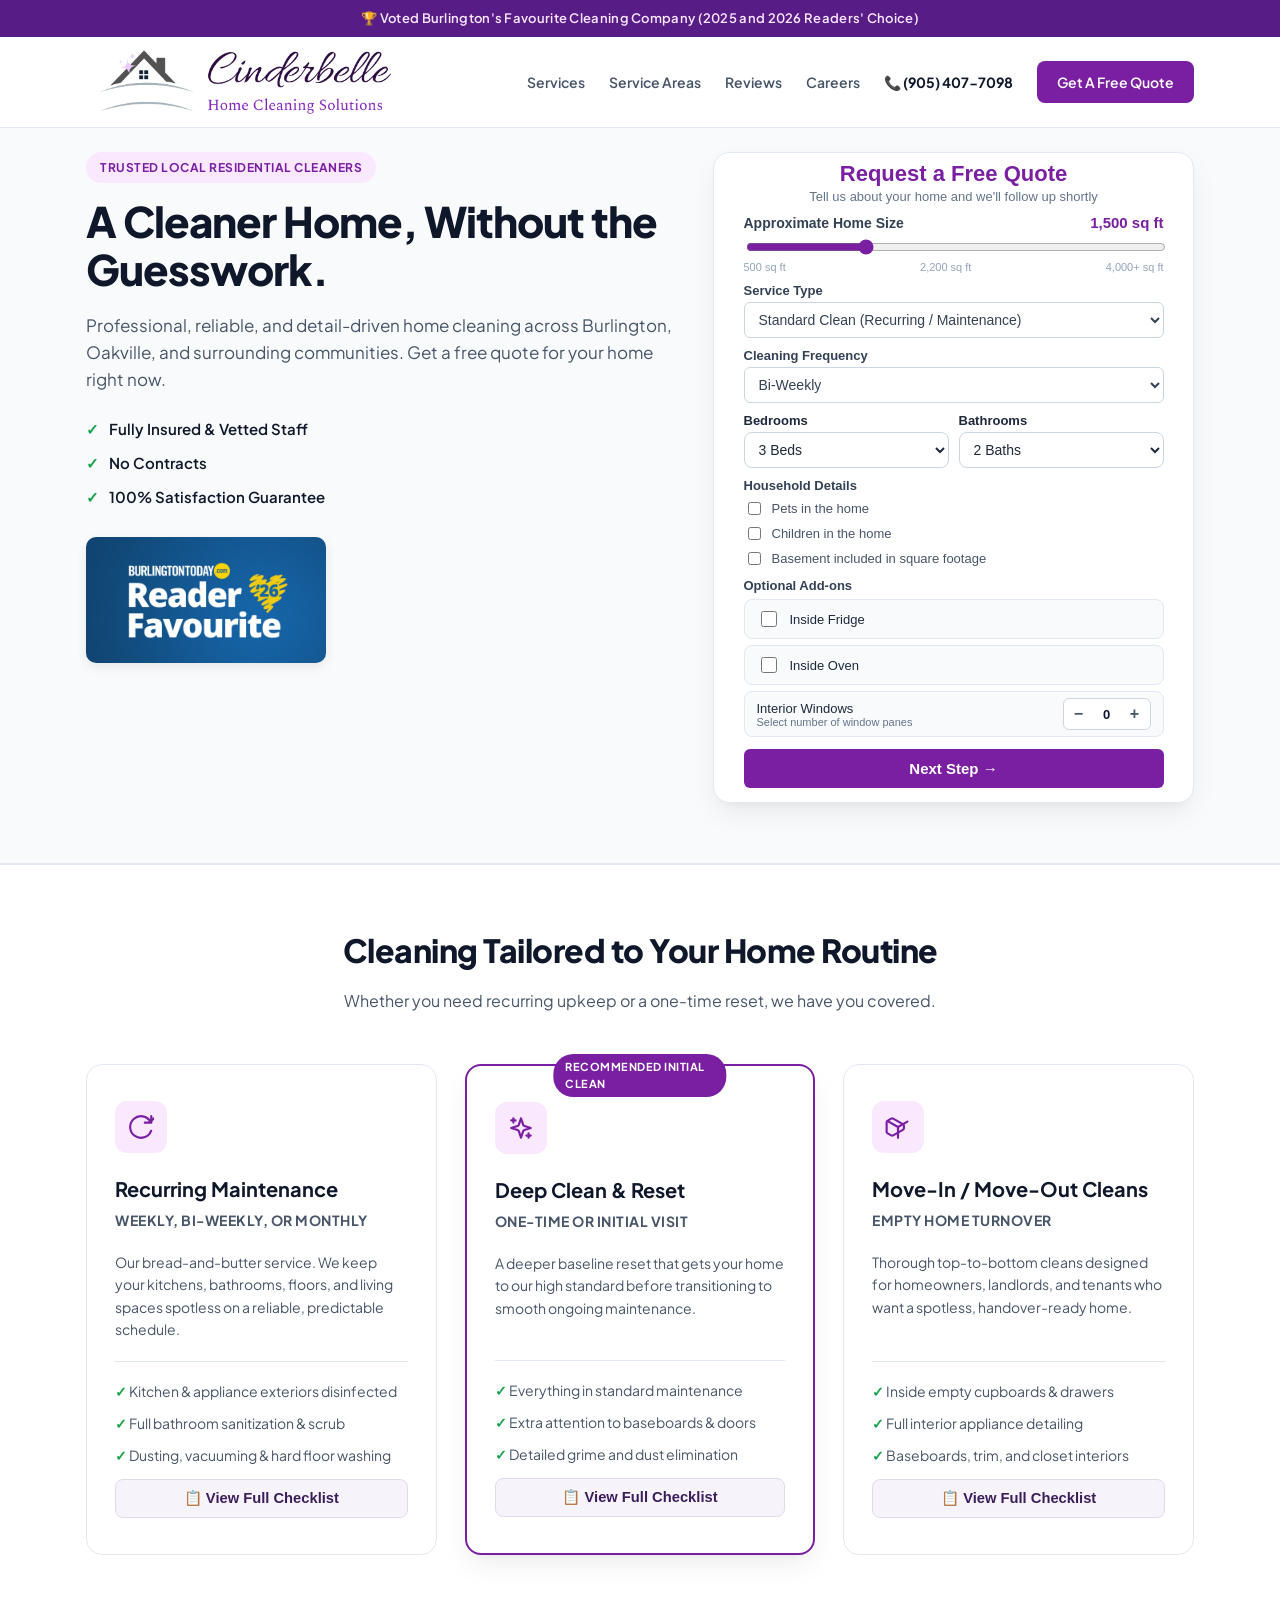
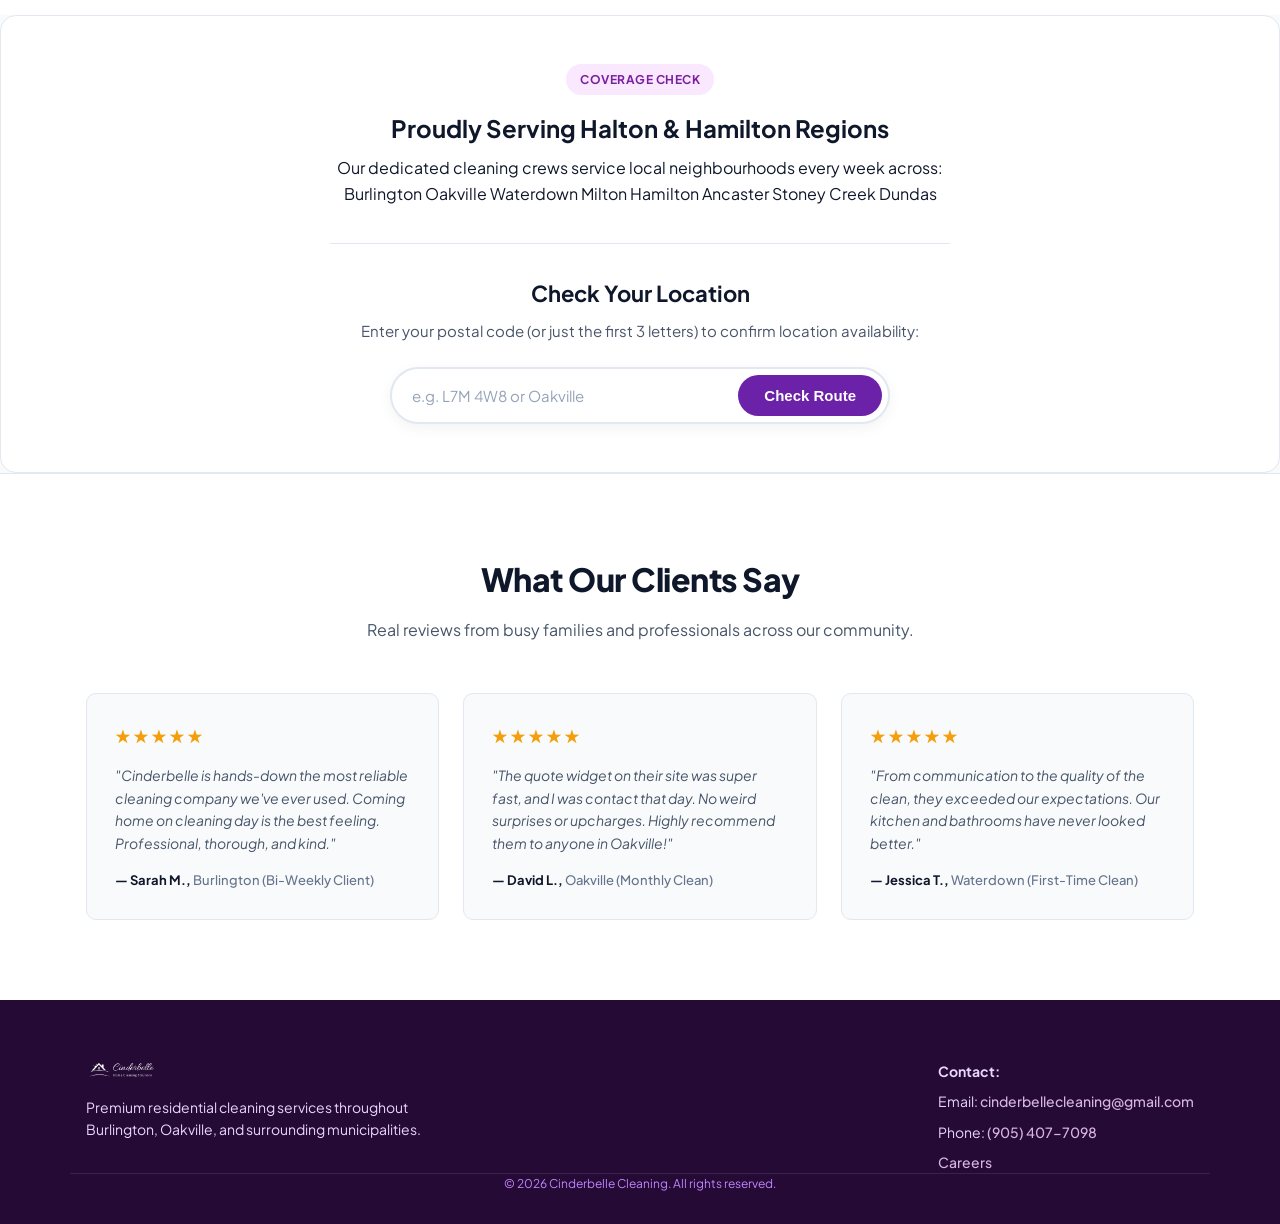
<file: index.html>
<!DOCTYPE html>
<html lang="en">
<head>
  <meta charset="UTF-8" />
  <meta name="viewport" content="width=device-width, initial-scale=1.0" />
  <!-- Favicon -->
<link rel="icon" href="/favicon.ico" sizes="any">
<link rel="icon" type="image/png" href="small logo.png">
  <title>Cinderbelle Cleaning | Award-Winning Home Cleaning in Burlington & Oakville</title>
  <link rel="stylesheet" href="style.css" />
  <link rel="preconnect" href="https://fonts.googleapis.com">
  <link rel="preconnect" href="https://fonts.gstatic.com" crossorigin>
  <link href="https://fonts.googleapis.com/css2?family=Plus+Jakarta+Sans:wght@400;500;600;700;800&display=swap" rel="stylesheet">
</head>
<body>

  <!-- Top Announcement Bar -->
  <div class="top-banner">
    🏆 Voted Burlington's Favourite Cleaning Company (2025 and 2026 Readers' Choice)
  </div>

  <!-- Navbar -->
<!-- Navbar -->
<header class="navbar">
  <div class="container nav-container">
    <a href="#" class="logo">
      <img src="logo-transparent.png" alt="Cinderbelle Cleaning" class="logo-img" />
    </a>

    <nav class="nav-links desktop-nav">
      <a href="#services">Services</a>
      <a href="#areas">Service Areas</a>
      <a href="#reviews">Reviews</a>
      <a href="careers.html">Careers</a>
      <a href="tel:19054077098" class="phone-link">📞 (905) 407-7098</a>
      <a href="#calculator" class="btn btn-primary btn-nav">Get A Free Quote</a>
    </nav>

    <!-- 1. Hamburger button goes right here, inside nav-container -->
    <button class="mobile-menu-toggle" id="mobileMenuToggle" aria-label="Toggle navigation menu" aria-expanded="false">
      <span class="hamburger-bar"></span>
      <span class="hamburger-bar"></span>
      <span class="hamburger-bar"></span>
    </button>
  </div>

  <!-- 2. Mobile drawer sits right here, directly before </header> -->
  <div class="mobile-nav-menu" id="mobileNavMenu">
    <a href="#services" class="mobile-link">Services</a>
    <a href="#areas" class="mobile-link">Service Areas</a>
    <a href="#reviews" class="mobile-link">Reviews</a>
    <a href="careers.html" class="mobile-link highlight-link">Careers</a>
    <a href="tel:19054077098" class="mobile-link phone-link">📞 (905) 407-7098</a>
    <a href="#calculator" class="btn btn-primary btn-nav mobile-cta-btn">Get A Free Quote</a>
  </div>
</header>  <!-- Hero Section with Embedded Calculator -->
  <section class="hero-section">
    <div class="container hero-grid">
      <div class="hero-text">
        <div class="badge">Trusted Local Residential Cleaners</div>
        <h1>A Cleaner Home, Without the Guesswork.</h1>
        <p class="hero-desc">
          Professional, reliable, and detail-driven home cleaning across Burlington, Oakville, and surrounding communities. Get a free quote for your home right now.
        </p>

        <div class="hero-perks">
          <div class="perk-item">
            <span class="perk-check">✓</span> Fully Insured & Vetted Staff
          </div>
          <div class="perk-item">
            <span class="perk-check">✓</span> No Contracts
          </div>
          <div class="perk-item">
            <span class="perk-check">✓</span> 100% Satisfaction Guarantee
          </div>
        </div> <!-- This closes .hero-text (Left Column) -->

<!-- AWARD BADGE (Inside hero-content) -->
<div class="award-proof-wrapper">
    <img 
      src="readersfavaward.jpg" 
      alt="BurlingtonToday.com Reader Favourite 2026" 
      class="award-badge-img"
      style="max-width: 240px; width: 100%; height: auto; border-radius: 10px; display: block; margin-top: 18px;"
    />
  </div>

</div> <!-- This closes .hero-content (Left Column) -->

<!-- Live Interactive Widget Embed (Right Column) -->
<div class="hero-calculator" id="calculator">
  <div class="calc-wrapper">
    <iframe 
      id="quote-widget-iframe"
      src="./widget/index.html?v=3"
      title="Cinderbelle Free Quote Calculator"
      loading="lazy"
      scrolling="no"
      style="width: 100%; border: none; min-height: 615px; display: block;"
    ></iframe>
  </div>
</div>
    </div>
  </section>

  

  <!-- Services Section -->
  <section id="services" class="services-section">
    <div class="container">
      <div class="section-title">
        <h2>Cleaning Tailored to Your Home Routine</h2>
        <p>Whether you need recurring upkeep or a one-time reset, we have you covered.</p>
      </div>

      <div class="services-grid">
        <!-- Card 1: Standard Maintenance -->
        <div class="service-card">
          <div class="service-icon">
            <svg xmlns="http://www.w3.org/2000/svg" viewBox="0 0 24 24" fill="none" stroke-width="2" stroke-linecap="round" stroke-linejoin="round">
              <path d="M21.5 2v6h-6M21.34 15.57a10 10 0 1 1-.57-8.38l5.67-5.67"/>
            </svg>
          </div>
          <h3>Recurring Maintenance</h3>
          <p class="service-cadence">Weekly, Bi-Weekly, or Monthly</p>
          <p>Our bread-and-butter service. We keep your kitchens, bathrooms, floors, and living spaces spotless on a reliable, predictable schedule.</p>
          <ul class="service-features">
            <li>Kitchen & appliance exteriors disinfected</li>
            <li>Full bathroom sanitization & scrub</li>
            <li>Dusting, vacuuming & hard floor washing</li>
          </ul>
          <button type="button" class="btn-checklist-trigger" data-service="standard">
            📋 View Full Checklist
          </button>
        </div>

        <!-- Card 2: Deep Clean -->
        <div class="service-card featured">
          <div class="popular-pill">Recommended Initial Clean</div>
          <div class="service-icon">
            <svg xmlns="http://www.w3.org/2000/svg" viewBox="0 0 24 24" fill="none" stroke-width="2" stroke-linecap="round" stroke-linejoin="round">
              <path d="m12 3-1.912 5.813a2 2 0 0 1-1.275 1.275L3 12l5.813 1.912a2 2 0 0 1 1.275 1.275L12 21l1.912-5.813a2 2 0 0 1 1.275-1.275L21 12l-5.813-1.912a2 2 0 0 1-1.275-1.275L12 3Z"/>
              <path d="M5 3v4"/>
              <path d="M19 17v4"/>
              <path d="M3 5h4"/>
              <path d="M17 19h4"/>
            </svg>
          </div>
          <h3>Deep Clean & Reset</h3>
          <p class="service-cadence">One-Time or Initial Visit</p>
          <p>A deeper baseline reset that gets your home to our high standard before transitioning to smooth ongoing maintenance.</p>
          <ul class="service-features">
            <li>Everything in standard maintenance</li>
            <li>Extra attention to baseboards & doors</li>
            <li>Detailed grime and dust elimination</li>
          </ul>
          <button type="button" class="btn-checklist-trigger" data-service="deep">
            📋 View Full Checklist
          </button>
        </div>

        <!-- Card 3: Move-In / Move-Out -->
        <div class="service-card">
          <div class="service-icon">
            <svg xmlns="http://www.w3.org/2000/svg" viewBox="0 0 24 24" fill="none" stroke-width="2" stroke-linecap="round" stroke-linejoin="round">
              <path d="M16.5 9.4 7.55 4.24a1.78 1.78 0 0 0-1.8 0l-3.3 1.9A1.8 1.8 0 0 0 1.5 7.7v8.6a1.8 1.8 0 0 0 .95 1.56l3.3 1.9a1.78 1.78 0 0 0 1.8 0l8.95-5.16a1.8 1.8 0 0 0 .95-1.56V11a1.8 1.8 0 0 0-.95-1.6Z"/>
              <polyline points="3.29 7 12 12 20.71 7"/>
              <line x1="12" y1="22" x2="12" y2="12"/>
            </svg>
          </div>
          <h3>Move-In / Move-Out Cleans</h3>
          <p class="service-cadence">Empty Home Turnover</p>
          <p>Thorough top-to-bottom cleans designed for homeowners, landlords, and tenants who want a spotless, handover-ready home.</p>
          <ul class="service-features">
            <li>Inside empty cupboards & drawers</li>
            <li>Full interior appliance detailing</li>
            <li>Baseboards, trim, and closet interiors</li>
          </ul>
          <button type="button" class="btn-checklist-trigger" data-service="move">
            📋 View Full Checklist
          </button>
        </div>
      </div>
    </div>
  </section>
  <!-- Service Areas Section -->
  <div id="areas" class="areas-card">
    <span class="badge">Coverage Check</span>
    <h2 style="margin-bottom: 8px !important;">Proudly Serving Halton & Hamilton Regions</h2>    
    <p style="margin-top: 0 !important; margin-bottom: 0px;">
        Our dedicated cleaning crews service local neighbourhoods every week across:
      </p>    
    <!-- Town Badges -->
    <div class="areas-grid">
      <span class="area-badge">Burlington</span>
      <span class="area-badge">Oakville</span>
      <span class="area-badge">Waterdown</span>
      <span class="area-badge">Milton</span>
      <span class="area-badge">Hamilton</span>
      <span class="area-badge">Ancaster</span>
      <span class="area-badge">Stoney Creek</span>
      <span class="area-badge">Dundas</span>
    </div>

    <!-- Instant Postal Code & Address Checker -->
    <div class="area-checker-box">
      <h3>Check Your Location</h3>
      <p>Enter your postal code (or just the first 3 letters) to confirm location availability:</p>
      
      <form id="areaCheckerForm" class="checker-input-group" onsubmit="event.preventDefault(); checkServiceArea();">
        <input 
          type="text" 
          id="postalInput" 
          placeholder="e.g. L7M 4W8 or Oakville" 
          autocomplete="postal-code"
          required
        />
        <button type="submit" class="btn btn-primary">Check Route</button>
      </form>

      <!-- Dynamic Results Container -->
      <div id="checkerResult" class="checker-result" style="display: none;"></div>
    </div>

  </div>
  </section>

  <!-- Testimonials Section -->
  <section id="reviews" class="reviews-section">
    <div class="container">
      <div class="section-title">
        <h2>What Our Clients Say</h2>
        <p>Real reviews from busy families and professionals across our community.</p>
      </div>

      <div class="reviews-grid">
        <div class="review-card">
          <div class="stars">★★★★★</div>
          <p class="review-body">"Cinderbelle is hands-down the most reliable cleaning company we've ever used. Coming home on cleaning day is the best feeling. Professional, thorough, and kind."</p>
          <div class="review-author">— Sarah M., <span>Burlington (Bi-Weekly Client)</span></div>
        </div>

        <div class="review-card">
          <div class="stars">★★★★★</div>
          <p class="review-body">"The quote widget on their site was super fast, and I was contact that day. No weird surprises or upcharges. Highly recommend them to anyone in Oakville!"</p>
          <div class="review-author">— David L., <span>Oakville (Monthly Clean)</span></div>
        </div>

        <div class="review-card">
          <div class="stars">★★★★★</div>
          <p class="review-body">"From communication to the quality of the clean, they exceeded our expectations. Our kitchen and bathrooms have never looked better."</p>
          <div class="review-author">— Jessica T., <span>Waterdown (First-Time Clean)</span></div>
        </div>
      </div>
    </div>
  </section>

  <!-- Simple Footer -->
  <footer class="footer">
    <div class="container footer-content">
        <div class="footer-left">
            <!-- Logo image replaces the plain text header -->
            <a href="#" class="footer-logo-link">
              <img src="logo-transparent.png" alt="Cinderbelle Cleaning" class="footer-logo-img">
            </a>
            <p>Premium residential cleaning services throughout Burlington, Oakville, and surrounding municipalities.</p>
          </div>
      <div class="footer-right">
        
        <p><strong>Contact:</strong></p>
        <p>Email: <a href="mailto:cinderbellecleaning@gmail.com">cinderbellecleaning@gmail.com</a></p>
        <p>Phone: <a href="tel:19054077098">(905) 407-7098</a></p>
        <a href="careers.html">Careers</a>
      </div>
    </div>
    <div class="container footer-bottom">
      <p>&copy; 2026 Cinderbelle Cleaning. All rights reserved.</p>
    </div>
  </footer>

  <script src="script.js"></script>
  <!-- Service Area Checker Logic -->
  <script>
    function checkServiceArea() {
      const inputEl = document.getElementById('postalInput');
      const resultBox = document.getElementById('checkerResult');
      if (!inputEl || !resultBox) return;
  
      const rawInput = inputEl.value.trim().toUpperCase();
      if (!rawInput) return;
  
      // Normalize input (strip spaces)
      const cleaned = rawInput.replace(/\s+/g, '');
      const prefix = cleaned.substring(0, 3);
  
      // Postal code FSA prefixes covering Halton & Hamilton:
      const supportedPrefixes = [
        'L7L', 'L7M', 'L7N', 'L7P', 'L7R', 'L7S', 'L7T', // Burlington
        'L6H', 'L6J', 'L6K', 'L6L', 'L6M',               // Oakville
        'L9E', 'L9T',                                     // Milton
        'L8B', 'L0R',                                     // Waterdown / Flamborough
        'L8E', 'L8G', 'L8H', 'L8J', 'L8K', 'L8L', 'L8M', // Hamilton & Stoney Creek
        'L8N', 'L8P', 'L8R', 'L8S', 'L8T', 'L8V', 'L8W', 
        'L9G', 'L9H'                                     // Ancaster & Dundas
      ];
  
      // Common town names
      const supportedTowns = [
        'BURLINGTON', 'OAKVILLE', 'WATERDOWN', 'MILTON', 
        'HAMILTON', 'ANCASTER', 'STONEY CREEK', 'DUNDAS', 'FLAMBOROUGH'
      ];
  
      const isPostalMatch = supportedPrefixes.includes(prefix);
      const isTownMatch = supportedTowns.some(town => rawInput.includes(town));
  
      resultBox.style.display = 'block';
  
      if (isPostalMatch || isTownMatch) {
        resultBox.className = 'checker-result success';
        resultBox.innerHTML = `
          <strong>✓ You're in our service area!</strong>
          Our teams operate weekly throughout your neighbourhood. 
          <div style="margin-top: 10px;">
            <a href="#quote" style="display: inline-block; background: #166534; color: #ffffff; padding: 8px 16px; border-radius: 6px; text-decoration: none; font-weight: 700; font-size: 13px;" onclick="document.querySelector('#quote, .calc-wrapper').scrollIntoView({behavior: 'smooth'})">
              Calculate Your Price Above ↑
            </a>
          </div>
        `;
      } else {
        resultBox.className = 'checker-result warning';
        resultBox.innerHTML = `
          <strong>Outside Our Service Area</strong>
          We currently only operate within Halton & Hamilton (Burlington, Oakville, Milton, Waterdown, Hamilton, Ancaster, Dundas, and Stoney Creek).
          <p style="margin: 6px 0 0; font-size: 13px; color: #78350f;">
            We do not currently offer cleaning routes in "<em>${rawInput}</em>".
          </p>
        `;
      }
    }
  </script>
  <!-- Service Checklist Modal -->
<div class="checklist-modal-overlay" id="checklistModal" aria-hidden="true">
  <div class="checklist-modal-dialog" role="dialog" aria-modal="true" aria-labelledby="modalTitle">
    <div class="checklist-modal-header">
      <div>
        <span class="checklist-modal-badge" id="modalBadge">Detailed Checklist</span>
        <h3 id="modalTitle">Service Checklist</h3>
      </div>
      <button type="button" class="checklist-modal-close" id="closeChecklistModal" aria-label="Close modal">&times;</button>
    </div>
    
    <div class="checklist-modal-body" id="modalBody">
      <!-- Dynamic Room Checklists will inject here -->
    </div>

    <div class="checklist-modal-footer">
      <a href="#calculator" class="btn btn-primary modal-cta-btn" id="modalCtaBtn">Get Your Free Quote</a>
    </div>
  </div>
</div>
<script>
  window.addEventListener("message", function (event) {
    if (event.data && event.data.type === "RESIZE_CALCULATOR_IFRAME" && event.data.height) {
      const iframe = document.getElementById("quote-widget-iframe");
      if (iframe && event.data.height < 1200) {
        iframe.style.height = event.data.height + "px";
      }
    }
  });
</script>
  </body>
</html>
</file>
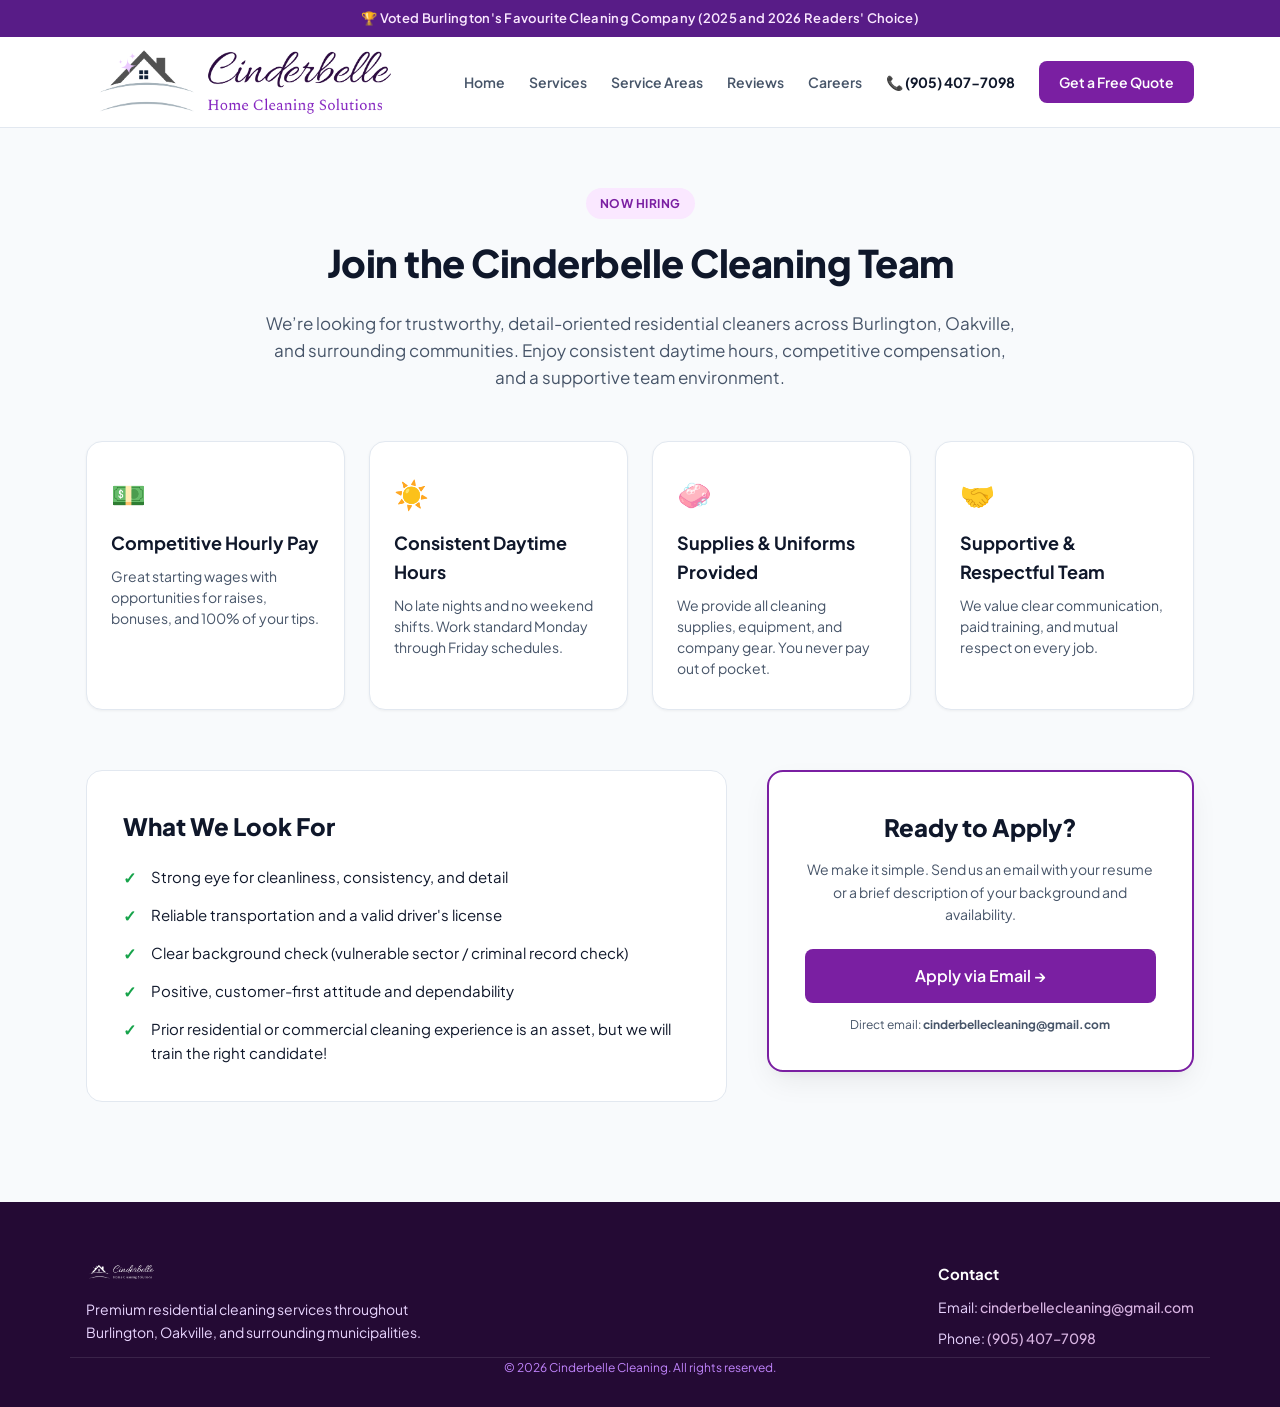
<file: careers.html>
<!DOCTYPE html>
<html lang="en">
<head>
  <meta charset="UTF-8">
  <meta name="viewport" content="width=device-width, initial-scale=1.0">
  <title>Careers | Join the Cinderbelle Cleaning Team</title>
  <link rel="stylesheet" href="style.css">
  <link rel="preconnect" href="https://fonts.googleapis.com">
  <link rel="preconnect" href="https://fonts.gstatic.com" crossorigin>
  <link href="https://fonts.googleapis.com/css2?family=Plus+Jakarta+Sans:wght@400;500;600;700;800&display=swap" rel="stylesheet">
</head>
<body>

  <!-- Top Announcement Banner -->
  <div class="top-banner">
    🏆 Voted Burlington's Favourite Cleaning Company (2025 and 2026 Readers' Choice)
  </div>

  <header class="navbar">
    <div class="container nav-container">
      <!-- Brand Logo -->
      <a href="/" class="logo">
        <img src="logo-transparent.png" alt="Cinderbelle Cleaning" class="logo-img">
      </a>
  
      <!-- Desktop Navigation Links -->
      <nav class="nav-links desktop-nav">
        <a href="/">Home</a>
        <a href="/#services">Services</a>
        <a href="/#areas">Service Areas</a>
        <a href="/#reviews">Reviews</a>
        <a href="careers.html" class="active">Careers</a>
        <a href="tel:19054077098" class="phone-link">📞 (905) 407-7098</a>
        <a href="/#calculator" class="btn btn-primary btn-nav">Get a Free Quote</a>
      </nav>
  
      <!-- Mobile Hamburger Toggle Button -->
      <button class="mobile-menu-toggle" id="mobileMenuToggle" aria-label="Toggle navigation menu" aria-expanded="false">
        <span class="hamburger-bar"></span>
        <span class="hamburger-bar"></span>
        <span class="hamburger-bar"></span>
      </button>
    </div>
  
    <!-- Mobile Dropdown Menu -->
    <div class="mobile-nav-menu" id="mobileNavMenu">
      <a href="/" class="mobile-link">Home</a>
      <a href="/#services" class="mobile-link">Services</a>
      <a href="/#areas" class="mobile-link">Service Areas</a>
      <a href="/#reviews" class="mobile-link">Reviews</a>
      <a href="careers.html" class="mobile-link highlight-link">Careers</a>
      <a href="tel:19054077098" class="mobile-link phone-link">📞 (905) 407-7098</a>
      <a href="/#calculator" class="btn btn-primary btn-nav mobile-cta-btn">Get a Free Quote</a>
    </div>
  </header>
  
  <!-- Careers Content Page -->
  <main class="careers-page">
    <div class="container">
      
      <!-- Hero / Header -->
      <div class="careers-header">
        <span class="badge">Now Hiring</span>
        <h1>Join the Cinderbelle Cleaning Team</h1>
        <p class="careers-subtitle">
          We’re looking for trustworthy, detail-oriented residential cleaners across Burlington, Oakville, and surrounding communities. Enjoy consistent daytime hours, competitive compensation, and a supportive team environment.
        </p>
      </div>

      <!-- Perks Grid -->
      <div class="careers-benefits-grid">
        <div class="benefit-card">
          <div class="benefit-icon">💵</div>
          <h3>Competitive Hourly Pay</h3>
          <p>Great starting wages with opportunities for raises, bonuses, and 100% of your tips.</p>
        </div>
        <div class="benefit-card">
          <div class="benefit-icon">☀️</div>
          <h3>Consistent Daytime Hours</h3>
          <p>No late nights and no weekend shifts. Work standard Monday through Friday schedules.</p>
        </div>
        <div class="benefit-card">
          <div class="benefit-icon">🧼</div>
          <h3>Supplies & Uniforms Provided</h3>
          <p>We provide all cleaning supplies, equipment, and company gear. You never pay out of pocket.</p>
        </div>
        <div class="benefit-card">
          <div class="benefit-icon">🤝</div>
          <h3>Supportive & Respectful Team</h3>
          <p>We value clear communication, paid training, and mutual respect on every job.</p>
        </div>
      </div>

      <!-- Job Requirements & Apply Section -->
      <div class="careers-details-grid">
        <div class="job-requirements">
          <h2>What We Look For</h2>
          <ul class="job-req-list">
            <li>Strong eye for cleanliness, consistency, and detail</li>
            <li>Reliable transportation and a valid driver's license</li>
            <li>Clear background check (vulnerable sector / criminal record check)</li>
            <li>Positive, customer-first attitude and dependability</li>
            <li>Prior residential or commercial cleaning experience is an asset, but we will train the right candidate!</li>
          </ul>
        </div>

        <div class="job-apply-box">
          <h2>Ready to Apply?</h2>
          <p>We make it simple. Send us an email with your resume or a brief description of your background and availability.</p>
          <a href="mailto:cinderbellecleaning@gmail.com?subject=Job%20Application%20-%20Residential%20Cleaner" class="btn btn-primary btn-apply">
            Apply via Email →
          </a>
          <p class="apply-subtext">Direct email: <strong>cinderbellecleaning@gmail.com</strong></p>
        </div>
      </div>

    </div>
  </main>

  <!-- Footer -->
  <footer class="footer">
    <div class="container footer-content">
      <div class="footer-left">
        <a href="index.html" class="footer-logo-link">
          <img src="logo-transparent.png" alt="Cinderbelle Cleaning" class="footer-logo-img">
        </a>
        <p>Premium residential cleaning services throughout Burlington, Oakville, and surrounding municipalities.</p>
      </div>
      <div class="footer-right">
        <h4>Contact</h4>
        <p>Email: <a href="mailto:cinderbellecleaning@gmail.com">cinderbellecleaning@gmail.com</a></p>
        <p>Phone: <a href="tel:9054077098">(905) 407–7098</a></p>
      </div>
    </div>
    <div class="container footer-bottom">
      <p>© 2026 Cinderbelle Cleaning. All rights reserved.</p>
    </div>
  </footer>
  <script src="script.js"></script>
</body>
</html>
</file>
<file: style.css>
:root {
    --primary: #7a1fa2;
    --primary-hover: #6a1b9a;
    --primary-light: #fae8ff;
    --text-main: #0f172a;
    --text-muted: #475569;
    --bg-page: #f8fafc;
    --bg-white: #ffffff;
    --border-color: #e2e8f0;
    --gold: #f59e0b;
    --radius-md: 10px;
    --radius-lg: 16px;
    --shadow-sm: 0 1px 3px rgba(0, 0, 0, 0.05);
    --shadow-lg: 0 12px 30px -5px rgba(0, 0, 0, 0.08), 0 8px 10px -6px rgba(0, 0, 0, 0.04);
  }
  
  * {
    box-sizing: border-box;
    margin: 0;
    padding: 0;
  }
  
  body {
    font-family: 'Plus Jakarta Sans', -apple-system, BlinkMacSystemFont, 'Segoe UI', Roboto, sans-serif;
    color: var(--text-main);
    background-color: var(--bg-page);
    line-height: 1.6;
  }
  .logo {
    display: flex;
    align-items: center;
    text-decoration: none;
  }
  
  .logo-img {
    height: 90px; /* Adjust height between 35px - 48px to fit your bar */
    width: auto;
    display: block;
    object-fit: contain;
  }
  .container {
    max-width: 1140px;
    margin: 0 auto;
    padding: 0 24px;
  }
  
  /* Announcement Banner */
  .top-banner {
    background: #581c87;
    color: #fae8ff;
    font-size: 13px;
    font-weight: 600;
    text-align: center;
    padding: 8px 16px;
    letter-spacing: 0.3px;
  }
  
  /* Navbar */
  .navbar {
    background: rgba(255, 255, 255, 0.95);
    backdrop-filter: blur(10px);
    position: sticky;
    top: 0;
    z-index: 50;
    border-bottom: 1px solid var(--border-color);
    padding: 0px 0;
  }
  
  .nav-container {
    display: flex;
    justify-content: space-between;
    align-items: center;
  }
  
  .logo {
    font-size: 22px;
    font-weight: 800;
    text-decoration: none;
    color: var(--text-main);
    letter-spacing: -0.5px;
  }
  
  .text-purple {
    color: var(--primary);
  }
  
  .nav-links {
    display: flex;
    align-items: center;
    gap: 24px;
  }
  
  .nav-links a {
    text-decoration: none;
    color: var(--text-muted);
    font-size: 14px;
    font-weight: 600;
    transition: color 0.15s ease;
  }
  
  .nav-links a:hover {
    color: var(--primary);
  }
  
  .phone-link {
    color: var(--text-main) !important;
    font-weight: 700 !important;
  }
  
  /* Buttons */
  .btn {
    display: inline-flex;
    align-items: center;
    justify-content: center;
    padding: 10px 20px;
    font-weight: 600;
    font-size: 14px;
    border-radius: 8px;
    text-decoration: none;
    cursor: pointer;
    transition: all 0.2s ease;
  }
  
  .btn-primary {
    background-color: var(--primary);
    color: #fff !important;
  }
  
  .btn-primary:hover {
    background-color: var(--primary-hover);
  }
  .award-badge-img {
    width: 100%;
    max-width: 240px; /* Adjust this value down to 200px or 220px if you want it even more compact */
    height: auto;
    border-radius: 10px;
    box-shadow: 0 4px 12px rgba(0, 0, 0, 0.08);
    display: block;
  }
  /* Hero Section */
  .hero-section {
    padding: 24px 0 60px;
  }
  
  .hero-grid {
    display: grid;
    grid-template-columns: 1.1fr 0.9fr;
    gap: 40px;
    align-items: flex-start;
    min-height: auto;
    padding-top: 20px;
  }
  
  .badge {
    display: inline-block;
    background-color: var(--primary-light);
    color: var(--primary);
    font-size: 12px;
    font-weight: 700;
    padding: 6px 14px;
    border-radius: 20px;
    margin-bottom: 14px;
    text-transform: uppercase;
    letter-spacing: 0.5px;
  }
  
  .hero-text h1 {
    font-size: 42px;
    line-height: 1.15;
    font-weight: 800;
    letter-spacing: -1px;
    margin-bottom: 18px;
  }
  
  .hero-desc {
    font-size: 17px;
    color: var(--text-muted);
    margin-bottom: 24px;
    line-height: 1.6;
  }
  
  .hero-perks {
    display: flex;
    flex-direction: column;
    gap: 10px;
    margin-bottom: 28px;
  }
  
  .perk-item {
    font-size: 15px;
    font-weight: 600;
    color: var(--text-main);
    display: flex;
    align-items: center;
    gap: 10px;
  }
  
  .perk-check {
    color: #16a34a;
    font-weight: 800;
  }
  
  .review-proof {
    padding: 14px 18px;
    background: #ffffff;
    border: 1px solid var(--border-color);
    border-radius: var(--radius-md);
    display: inline-flex;
    align-items: center;
    gap: 12px;
  }
  
  .stars {
    color: var(--gold);
    font-size: 18px;
    letter-spacing: 2px;
  }
  
  .review-proof p {
    font-size: 13px;
    color: var(--text-muted);
  }
  
  /* Calculator Wrapper */
  .calc-wrapper {
    background: #ffffff;
    border-radius: var(--radius-lg);
    box-shadow: var(--shadow-lg);
    border: 1px solid var(--border-color);
    overflow: hidden;
    position: relative;
  }
  
  .calc-header-badge {
    background: #faf5ff;
    color: var(--primary);
    font-size: 12px;
    font-weight: 700;
    text-align: center;
    padding: 8px;
    border-bottom: 1px solid #f3e8ff;
    letter-spacing: 0.5px;
    text-transform: uppercase;
  }
  
  .calc-wrapper iframe {
    width: 100%;
    height: 735px;
    border: none;
    display: block;
  }
  
  /* Trust Banner */
  .trust-banner {
    background: #ffffff;
    border-top: 1px solid var(--border-color);
    border-bottom: 1px solid var(--border-color);
    padding: 30px 0;
  }
  
  .trust-grid {
    display: grid;
    grid-template-columns: repeat(4, 1fr);
    gap: 20px;
    text-align: center;
  }
  
  .stat-number {
    font-size: 28px;
    font-weight: 800;
    color: var(--primary);
    margin-bottom: 4px;
  }
  
  .stat-label {
    font-size: 13px;
    color: var(--text-muted);
    font-weight: 600;
  }
  
  /* Services */

  .services-section {
    background-color: #ffffff; /* Crisp white so it visibly separates from the page */
    padding: 60px 0;
    border-top: 2px solid #e2e8f0; /* Crisp, visible divider line */
  }
  
  .section-title {
    text-align: center;
    max-width: 620px;
    margin: 0 auto 50px;
  }
  
  .section-title h2 {
    font-size: 32px;
    font-weight: 800;
    letter-spacing: -0.5px;
    margin-bottom: 12px;
  }
  
  .section-title p {
    font-size: 16px;
    color: var(--text-muted);
  }
  
  .services-grid {
    display: grid;
    grid-template-columns: repeat(auto-fit, minmax(300px, 1fr));
    gap: 28px;
  }
  
  .service-card {
    background: #ffffff;
    border: 1px solid var(--border-color);
    border-radius: var(--radius-lg);
    padding: 36px 28px;
    display: flex;
    flex-direction: column;
    position: relative;
  }
  
  .service-card.featured {
    border: 2px solid var(--primary);
    box-shadow: var(--shadow-lg);
  }
  
  .popular-pill {
    position: absolute;
    top: -12px;
    left: 50%;
    transform: translateX(-50%);
    background: var(--primary);
    color: #fff;
    font-size: 11px;
    font-weight: 700;
    padding: 4px 12px;
    border-radius: 20px;
    text-transform: uppercase;
    letter-spacing: 0.5px;
  }
  
  .service-icon {
    width: 52px;
    height: 52px;
    border-radius: 12px;
    background-color: var(--primary-light);
    color: var(--primary);
    display: inline-flex;
    align-items: center;
    justify-content: center;
    margin-bottom: 20px;
  }
  
  .service-icon svg {
    width: 26px;
    height: 26px;
    stroke: currentColor;
  }
  
  .service-card h3 {
    font-size: 20px;
    font-weight: 700;
    margin-bottom: 4px;
  }
  
  .service-cadence {
    font-size: 12px;
    font-weight: 700;
    color: var(--primary);
    text-transform: uppercase;
    letter-spacing: 0.5px;
    margin-bottom: 16px;
  }
  
  .service-card p {
    font-size: 14px;
    color: var(--text-muted);
    margin-bottom: 20px;
  }
  
  .service-features {
    list-style: none;
    font-size: 14px;
    color: var(--text-muted);
    display: flex;
    flex-direction: column;
    gap: 10px;
    border-top: 1px solid var(--border-color);
    padding-top: 18px;
    margin-top: auto;
  }
  
  .service-features li::before {
    content: "✓ ";
    color: #16a34a;
    font-weight: 700;
  }
  
  /* Service Areas */
  .areas-section {
    padding: 40px 0 80px;
  }
  
  .areas-card {
    background: #ffffff;
    border: 1px solid var(--border-color);
    border-radius: var(--radius-lg);
    padding: 48px;
    text-align: center;
  }
  
  .areas-text h2 {
    font-size: 28px;
    font-weight: 800;
    margin-bottom: 8px;
  }
  
  .areas-text p {
    color: var(--text-muted);
    font-size: 15px;
    margin-top: 0;
    margin-bottom: 24px;
  }
  
  .city-tags {
    display: flex;
    flex-wrap: wrap;
    justify-content: center;
    gap: 10px;
    max-width: 700px;
    margin: 0 auto 24px;
  }
  
  .city-tag {
    background: var(--primary-light);
    color: var(--primary);
    font-size: 14px;
    font-weight: 600;
    padding: 8px 18px;
    border-radius: 20px;
  }
  
  .areas-note {
    font-size: 13px;
    color: #94a3b8 !important;
    margin-bottom: 0 !important;
  }
  
  /* Reviews */
  .reviews-section {
    padding: 80px 0;
    background: #ffffff;
    border-top: 1px solid var(--border-color);
  }
  
  .reviews-grid {
    display: grid;
    grid-template-columns: repeat(auto-fit, minmax(300px, 1fr));
    gap: 24px;
  }
  
  .review-card {
    background: var(--bg-page);
    border: 1px solid var(--border-color);
    border-radius: var(--radius-md);
    padding: 28px;
  }
  
  .review-body {
    font-size: 14px;
    color: var(--text-muted);
    font-style: italic;
    margin: 14px 0 16px;
    line-height: 1.6;
  }
  
  .review-author {
    font-size: 13px;
    font-weight: 700;
    color: var(--text-main);
  }
  
  .review-author span {
    font-weight: 500;
    color: #64748b;
  }
  
  
  /* Footer */
.footer {
    background: #240a34; /* Deep, rich brand plum instead of slate navy */
    color: #d8b4e2;      /* Soft lavender muted text for readable contrast */
    padding: 60px 0 30px;
    font-size: 14px;
  }
  
  .footer-content {
    display: flex;
    justify-content: space-between;
    align-items: flex-start;
    gap: 40px;
    padding-bottom: 40px;
    border-bottom: 1px solid rgba(255, 255, 255, 0.1); /* Subtle divider */
  }
  
  /* Footer Logo Image */
  .footer-logo-img {
    height: 20px;
    width: auto;
    display: block;
    margin-bottom: 16px;
    object-fit: contain;
    /* This turns dark text and shapes crisp white while keeping transparency */
    filter: brightness(0) invert(1);
  }
  
  .footer-left p {
    max-width: 380px;
    line-height: 1.6;
    color: #e9d5ff; /* Crisp lavender-white readable text */
  }
  
  .footer-right h4 {
    color: #ffffff;
    font-size: 15px;
    font-weight: 700;
    margin-bottom: 10px;
  }
  
  .footer-right p {
    margin-bottom: 8px;
    color: #e9d5ff;
  }
  
  .footer-right a {
    color: #ffffff;
    text-decoration: none;
    font-weight: 600;
    transition: color 0.2s ease;
  }
  
  .footer-right a:hover {
    color: #fae8ff;
    text-decoration: underline;
  }
  
  .footer-bottom {
    padding-top: 24px;
    text-align: center;
    font-size: 12px;
    color: #c084fc;
  }
  /* Style all links inside the footer */
.footer a {
    color: #d8b4e2; /* Soft lavender matching the footer text */
    text-decoration: none;
    font-weight: 500;
    transition: color 0.2s ease;
  }
  
  .footer a:hover {
    color: #ffffff; /* Turns crisp white when hovered */
    text-decoration: underline;
  }
  /* ==========================================
   Careers Page Styles
   ========================================== */
.careers-page {
    padding: 60px 0 100px;
  }
  
  .careers-header {
    text-align: center;
    max-width: 760px;
    margin: 0 auto 50px;
  }
  
  .careers-header h1 {
    font-size: 38px;
    font-weight: 800;
    letter-spacing: -0.5px;
    margin-bottom: 16px;
    color: var(--text-main);
  }
  
  .careers-subtitle {
    font-size: 17px;
    color: var(--text-muted);
    line-height: 1.6;
  }
  
  .careers-benefits-grid {
    display: grid;
    grid-template-columns: repeat(auto-fit, minmax(240px, 1fr));
    gap: 24px;
    margin-bottom: 60px;
  }
  
  .benefit-card {
    background: #ffffff;
    border: 1px solid var(--border-color);
    border-radius: var(--radius-lg);
    padding: 30px 24px;
    box-shadow: var(--shadow-sm);
  }
  
  .benefit-icon {
    font-size: 28px;
    margin-bottom: 12px;
  }
  
  .benefit-card h3 {
    font-size: 18px;
    font-weight: 700;
    margin-bottom: 8px;
  }
  
  .benefit-card p {
    font-size: 14px;
    color: var(--text-muted);
    line-height: 1.5;
  }
  
  .careers-details-grid {
    display: grid;
    grid-template-columns: 1.2fr 0.8fr;
    gap: 40px;
    align-items: start;
  }
  
  .job-requirements {
    background: #ffffff;
    border: 1px solid var(--border-color);
    border-radius: var(--radius-lg);
    padding: 36px;
  }
  
  .job-requirements h2 {
    font-size: 24px;
    font-weight: 800;
    margin-bottom: 20px;
  }
  
  .job-req-list {
    list-style: none;
    display: flex;
    flex-direction: column;
    gap: 14px;
  }
  
  .job-req-list li {
    font-size: 15px;
    color: var(--text-main);
    position: relative;
    padding-left: 28px;
  }
  
  .job-req-list li::before {
    content: "✓";
    position: absolute;
    left: 0;
    color: #16a34a;
    font-weight: 800;
    font-size: 16px;
  }
  
  .job-apply-box {
    background: #ffffff;
    border: 2px solid var(--primary);
    border-radius: var(--radius-lg);
    padding: 36px;
    text-align: center;
    box-shadow: var(--shadow-lg);
  }
  
  .job-apply-box h2 {
    font-size: 24px;
    font-weight: 800;
    margin-bottom: 12px;
  }
  
  .job-apply-box p {
    font-size: 14px;
    color: var(--text-muted);
    line-height: 1.6;
    margin-bottom: 24px;
  }
  
  .btn-apply {
    width: 100%;
    padding: 14px;
    font-size: 16px;
    margin-bottom: 12px;
  }
  
  .apply-subtext {
    font-size: 12px !important;
    color: var(--text-muted) !important;
    margin-bottom: 0 !important;
  }
  
  /* Careers Mobile Tweaks */
  @media (max-width: 900px) {
    .careers-details-grid {
      grid-template-columns: 1fr;
    }
  }
  /* ==========================================
   Service Area Checker Styles
   ========================================== */
.area-checker-box {
    margin-top: 36px;
    padding-top: 32px;
    border-top: 1px solid var(--border-color, #e2e8f0);
    max-width: 620px;
    margin-left: auto;
    margin-right: auto;
    text-align: center;
  }
  
  .area-checker-box h3 {
    font-size: 22px;
    font-weight: 700;
    color: var(--text-main, #1e293b);
    margin-bottom: 8px;
  }
  
  .area-checker-box p {
    font-size: 15px;
    color: var(--text-muted, #64748b);
    margin-bottom: 24px;
  }
  
  /* Modern Unified Pill Search Bar */
  .checker-input-group {
    display: flex;
    align-items: center;
    max-width: 500px;
    width: 100%;
    margin: 0 auto;
    background: #ffffff;
    border: 2px solid #e2e8f0;
    border-radius: 50px;
    padding: 6px 6px 6px 20px;
    box-shadow: 0 4px 14px rgba(0, 0, 0, 0.05);
    transition: border-color 0.2s ease, box-shadow 0.2s ease;
  }
  
  .checker-input-group:focus-within {
    border-color: #6b21a8;
    box-shadow: 0 4px 16px rgba(107, 33, 168, 0.15);
  }
  
  .checker-input-group input {
    flex: 1;
    width: 100%;
    border: none !important;
    outline: none !important;
    background: transparent;
    font-size: 16px;
    color: #1e293b;
    font-family: inherit;
    padding: 8px 10px 8px 0;
    text-transform: uppercase;
  }
  
  .checker-input-group input::placeholder {
    color: #94a3b8;
    text-transform: none;
    font-size: 15px;
  }
  
  .checker-input-group .btn {
    background: #6b21a8;
    color: #ffffff;
    border: none;
    border-radius: 50px;
    padding: 12px 26px;
    font-size: 15px;
    font-weight: 700;
    cursor: pointer;
    white-space: nowrap;
    transition: background 0.2s ease, transform 0.1s ease;
  }
  
  .checker-input-group .btn:hover {
    background: #581c87;
    transform: translateY(-1px);
  }
  
  .checker-input-group .btn:active {
    transform: translateY(0);
  }
  
  /* Results Feedback Card */
  .checker-result {
    margin-top: 24px;
    padding: 18px 24px;
    border-radius: 12px;
    font-size: 15px;
    line-height: 1.6;
    text-align: left;
    animation: fadeIn 0.25s ease-in-out;
  }
  
  .checker-result.success {
    background-color: #f0fdf4;
    border: 1px solid #bbf7d0;
    color: #166534;
  }
  
  .checker-result.success strong {
    display: block;
    font-size: 16px;
    color: #15803d;
    margin-bottom: 4px;
  }
  
  .checker-result.warning {
    background-color: #fffbeb;
    border: 1px solid #fde68a;
    color: #92400e;
  }
  
  .checker-result.warning strong {
    display: block;
    font-size: 16px;
    color: #b45309;
    margin-bottom: 4px;
  }
  
  @keyframes fadeIn {
    from { opacity: 0; transform: translateY(-4px); }
    to { opacity: 1; transform: translateY(0); }
  }
  /* Mobile Responsiveness */
@media (max-width: 900px) {
    /* Navigation */
    .nav-links {
      display: none;
    }
    /* Checker Mobile Layout */
  .checker-input-group {
    flex-direction: column;
    border-radius: 16px;
    padding: 12px;
    gap: 12px;
  }
  
  .checker-input-group input {
    text-align: center;
    padding: 6px 0;
  }

  .checker-input-group .btn {
    width: 100%;
    border-radius: 12px;
    padding: 14px;
  }
  
    /* Hero Section */
    .hero-grid {
      grid-template-columns: 1fr;
      gap: 36px;
      padding-top: 10px;
    }
  
    .hero-text {
      text-align: center;
    }
  
    .hero-desc {
      margin-left: auto;
      margin-right: auto;
      max-width: 520px;
    }
  
    .hero-perks {
      align-items: center;
      margin-bottom: 24px;
    }
  
    .award-badge-img {
      margin: 0 auto;
    }
  
    .review-proof {
      display: inline-flex;
      margin: 0 auto;
    }
  
    /* Calculator Widget */
    .calc-wrapper iframe {
      height: 680px;
    }
  
    /* Services Grid */
    .services-grid {
      grid-template-columns: 1fr;
      gap: 28px;
      max-width: 440px;
      margin: 0 auto;
    }
  
    /* Trust Grid */
    .trust-grid {
      grid-template-columns: repeat(2, 1fr);
      gap: 24px;
    }
  
    /* Service Areas & Reviews */
    .areas-card {
      padding: 32px 20px;
    }
  
    .reviews-grid {
      grid-template-columns: 1fr;
      max-width: 440px;
      margin: 0 auto;
      gap: 20px;
    }
  
    /* Footer */
    .footer-content {
      flex-direction: column;
      align-items: center;
      text-align: center;
      gap: 32px;
    }
  
    .footer-logo-img {
      margin: 0 auto 16px;
    }
  
    .footer-left p {
      margin: 0 auto;
    }
  }
  
  /* Phones (< 480px) */
  @media (max-width: 480px) {
    .hero-text h1 {
      font-size: 32px;
    }
  }
    .container {
      padding: 0 16px;
    }
    /* ==========================================================================
   Mobile Navigation & Hamburger Menu
   ========================================================================== */

/* Enable smooth scrolling when tapping anchor jump links */
html {
  scroll-behavior: smooth;
}

/* Base state: Hidden on desktop */
.mobile-menu-toggle {
  display: none;
  background: transparent;
  border: none;
  cursor: pointer;
  padding: 0.5rem;
  z-index: 1001;
}

.hamburger-bar {
  display: block;
  width: 26px;
  height: 3px;
  margin: 5px 0;
  background-color: #3b1d5a; /* Brand purple */
  border-radius: 3px;
  transition: all 0.3s ease-in-out;
}

/* Animated 'X' when the hamburger menu is active */
.mobile-menu-toggle.is-active .hamburger-bar:nth-child(1) {
  transform: translateY(8px) rotate(45deg);
}

.mobile-menu-toggle.is-active .hamburger-bar:nth-child(2) {
  opacity: 0;
}

.mobile-menu-toggle.is-active .hamburger-bar:nth-child(3) {
  transform: translateY(-8px) rotate(-45deg);
}

/* Mobile dropdown drawer (hidden by default) */
.mobile-nav-menu {
  display: none;
  flex-direction: column;
  width: 100%;
  background-color: #ffffff;
  padding: 1rem 1.5rem 1.5rem;
  box-shadow: 0 10px 20px rgba(0, 0, 0, 0.08);
  border-top: 1px solid #f0eaf8;
}

/* Display drawer when toggled via JavaScript */
.mobile-nav-menu.is-active {
  display: flex;
}

/* Mobile navigation link formatting */
.mobile-nav-menu .mobile-link {
  padding: 0.85rem 0;
  font-size: 1.05rem;
  font-weight: 500;
  color: #333333;
  text-decoration: none;
  border-bottom: 1px solid #f2f2f2;
  transition: color 0.2s ease;
}

.mobile-nav-menu .mobile-link:hover {
  color: #6a1b9a;
}

.mobile-nav-menu .highlight-link {
  color: #6a1b9a;
  font-weight: 600;
}

.mobile-nav-menu .phone-link {
  font-weight: 600;
  color: #2e7d32; /* Subtle accent green for phone tap */
}

/* Mobile Call To Action Button */
.mobile-nav-menu .mobile-cta-btn {
  margin-top: 1.25rem;
  padding: 0.85rem;
  text-align: center;
  text-decoration: none;
  display: block;
  width: 100%;
}

/* ==========================================================================
   Mobile Responsive Breakpoint (768px and below)
   ========================================================================== */
   @media (max-width: 768px) {
    /* Ensure header container stays on one line */
    .nav-container {
      display: flex;
      justify-content: space-between;
      align-items: center;
      padding: 0.75rem 1.25rem;
      position: relative;
    }
   
    /* Hide the horizontal desktop navigation bar */
    .desktop-nav {
      display: none !important;
    }
  
    /* Display the hamburger toggle button */
    .mobile-menu-toggle {
      display: flex !important;
      flex-direction: column !important;
      justify-content: space-between !important;
      width: 32px !important;
      height: 24px !important;
      background: transparent !important;
      border: none !important;
      cursor: pointer !important;
      padding: 3px 0 !important;
      box-sizing: border-box !important;
    }
    /* Constrain logo container and image size on mobile */
    .logo-link,
    .nav-brand {
      display: flex;
      align-items: center;
      max-width: 65%;
      flex-shrink: 1;
    }

    .logo-link img,
    .nav-brand img,
    .logo,
    .nav-logo {
      max-height: 44px !important;
      width: auto !important;
      max-width: 100% !important;
      object-fit: contain !important;
    }

    /* Prevent the hamburger toggle from being compressed or pushed */
    .mobile-menu-toggle {
      flex-shrink: 0 !important;
      margin-left: auto !important;
    }
  
    .hamburger-bar {
      display: block !important;
      width: 100% !important;
      height: 3px !important;
      min-height: 3px !important;
      flex-shrink: 0 !important;
      background-color: #3b1d5a !important;
      border-radius: 2px !important;
    }
    /* Mobile drawer default (hidden) */
/* Mobile drawer default (hidden) */
.mobile-nav-menu {
  display: none;
  position: absolute;
  top: 100%;
  left: 0;
  width: 100%;
  background-color: #ffffff;
  border-top: 1px solid #eee;
  box-shadow: 0 8px 16px rgba(0, 0, 0, 0.1);
  z-index: 1000;
}

/* Mobile drawer open state */
.mobile-nav-menu.active {
  display: flex !important;
  flex-direction: column;
  padding: 1rem 1.5rem;
  gap: 1rem;
}
.mobile-nav-links {
  list-style: none;
  padding: 1.5rem;
  margin: 0;
  display: flex;
  flex-direction: column;
  gap: 1rem;
}

.mobile-nav-links a {
  text-decoration: none;
  font-size: 1.1rem;
  font-weight: 600;
  color: #3b1d5a;
}
  }
  /* Checklist Trigger Button on Cards */
.btn-checklist-trigger {
  display: inline-flex;
  align-items: center;
  justify-content: center;
  gap: 0.5rem;
  background-color: #f7f3fb;
  color: #3b1d5a;
  border: 1px solid #e2d9ee;
  border-radius: 8px;
  padding: 0.6rem 1rem;
  font-size: 0.92rem;
  font-weight: 600;
  cursor: pointer;
  margin-top: 0.75rem;
  width: 100%;
  transition: all 0.2s ease;
}

.btn-checklist-trigger:hover {
  background-color: #3b1d5a;
  color: #ffffff;
  border-color: #3b1d5a;
}

/* Modal Overlay Background */
.checklist-modal-overlay {
  display: none;
  position: fixed;
  inset: 0;
  background-color: rgba(20, 10, 30, 0.65);
  backdrop-filter: blur(4px);
  z-index: 2000;
  align-items: center;
  justify-content: center;
  padding: 1rem;
  box-sizing: border-box;
}

.checklist-modal-overlay.active {
  display: flex !important;
}

/* Modal Dialog Box */
.checklist-modal-dialog {
  background: #ffffff;
  width: 100%;
  max-width: 600px;
  max-height: 90vh;
  border-radius: 16px;
  box-shadow: 0 20px 40px rgba(0, 0, 0, 0.25);
  display: flex;
  flex-direction: column;
  overflow: hidden;
  animation: modalFadeIn 0.25s ease-out;
}

@keyframes modalFadeIn {
  from { opacity: 0; transform: translateY(16px); }
  to { opacity: 1; transform: translateY(0); }
}

/* Header */
.checklist-modal-header {
  display: flex;
  justify-content: space-between;
  align-items: flex-start;
  padding: 1.25rem 1.5rem;
  background: #faf7fd;
  border-bottom: 1px solid #ebdff5;
}

.checklist-modal-badge {
  font-size: 0.75rem;
  font-weight: 700;
  text-transform: uppercase;
  letter-spacing: 0.05em;
  color: #6b3398;
}

.checklist-modal-header h3 {
  margin: 0.25rem 0 0 0;
  font-size: 1.4rem;
  color: #2b1142;
}

.checklist-modal-close {
  background: none;
  border: none;
  font-size: 2rem;
  line-height: 1;
  color: #888;
  cursor: pointer;
  padding: 0;
}

.checklist-modal-close:hover {
  color: #222;
}

/* Body / Room Sections */
.checklist-modal-body {
  padding: 1.25rem 1.5rem;
  overflow-y: auto;
  display: flex;
  flex-direction: column;
  gap: 1.25rem;
}

.checklist-room-block {
  background: #ffffff;
  border: 1px solid #f0eaf7;
  border-radius: 10px;
  padding: 1rem 1.15rem;
}

.checklist-room-title {
  margin: 0 0 0.5rem 0;
  font-size: 1.05rem;
  font-weight: 700;
  color: #3b1d5a;
  display: flex;
  align-items: center;
  gap: 0.4rem;
}

.checklist-items-list {
  list-style: none;
  padding: 0;
  margin: 0;
  display: flex;
  flex-direction: column;
  gap: 0.45rem;
}

.checklist-items-list li {
  font-size: 0.92rem;
  color: #444;
  line-height: 1.4;
  display: flex;
  align-items: flex-start;
  gap: 0.5rem;
}

.checklist-items-list li::before {
  content: "✔";
  color: #10b981;
  font-weight: bold;
  font-size: 0.9rem;
  line-height: 1.4;
}

/* Footer */
.checklist-modal-footer {
  padding: 1rem 1.5rem;
  border-top: 1px solid #f0f0f0;
  background: #ffffff;
  display: flex;
  justify-content: stretch;
}

.modal-cta-btn {
  width: 100%;
  text-align: center;
  padding: 0.85rem;
  border-radius: 8px;
  text-decoration: none;
}
</file>
